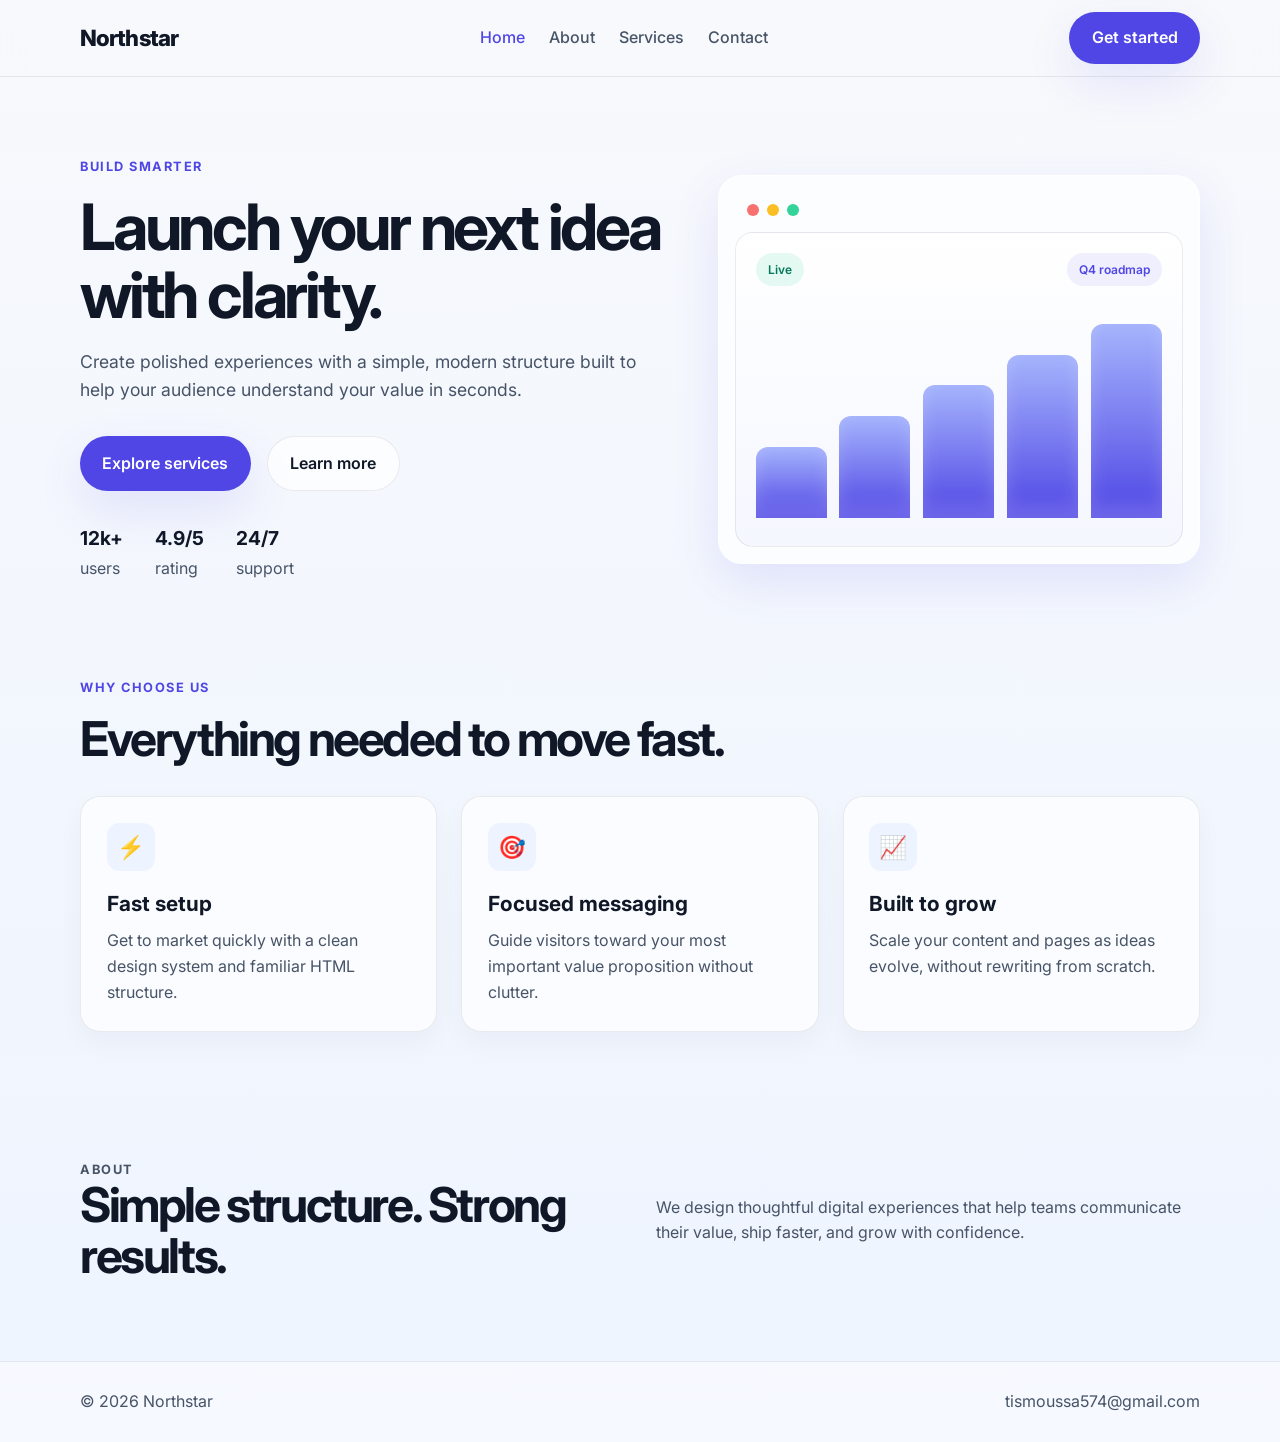
<file: index.html>
<!DOCTYPE html>
<html lang="en">
  <head>
    <meta charset="UTF-8" />
    <meta name="viewport" content="width=device-width, initial-scale=1.0" />
    <title>Northstar | Home</title>
    <meta
      name="description"
      content="Northstar helps teams launch polished digital experiences with clarity, speed, and strategy."
    />
    <link rel="preconnect" href="https://fonts.googleapis.com" />
    <link rel="preconnect" href="https://fonts.gstatic.com" crossorigin />
    <link
      href="https://fonts.googleapis.com/css2?family=Inter:wght@400;500;600;700;800&display=swap"
      rel="stylesheet"
    />
    <link rel="stylesheet" href="styles.css" />
  </head>
  <body>
    <header class="site-header">
      <div class="container nav">
        <div class="brand">Northstar</div>
        <nav class="main-nav" aria-label="Main navigation">
          <a href="index.html" class="active">Home</a>
          <a href="about.html">About</a>
          <a href="services.html">Services</a>
          <a href="contact.html">Contact</a>
        </nav>
        <a class="button button-primary" href="contact.html">Get started</a>
      </div>
    </header>

    <main>
      <section class="hero">
        <div class="container hero-grid">
          <div class="hero-copy">
            <p class="eyebrow">Build smarter</p>
            <h1>Launch your next idea with clarity.</h1>
            <p class="lead">
              Create polished experiences with a simple, modern structure built to help your
              audience understand your value in seconds.
            </p>
            <div class="hero-actions">
              <a class="button button-primary" href="services.html">Explore services</a>
              <a class="button button-secondary" href="about.html">Learn more</a>
            </div>
            <ul class="stats" aria-label="Business highlights">
              <li><strong>12k+</strong><span>users</span></li>
              <li><strong>4.9/5</strong><span>rating</span></li>
              <li><strong>24/7</strong><span>support</span></li>
            </ul>
          </div>

          <div class="hero-card" aria-label="Product preview">
            <div class="card-window">
              <span class="dot red"></span>
              <span class="dot yellow"></span>
              <span class="dot green"></span>
            </div>
            <div class="mockup">
              <div class="mockup-header">
                <span class="pill">Live</span>
                <span class="tag">Q4 roadmap</span>
              </div>
              <div class="chart-bars" aria-hidden="true">
                <span style="height: 35%"></span>
                <span style="height: 50%"></span>
                <span style="height: 65%"></span>
                <span style="height: 80%"></span>
                <span style="height: 95%"></span>
              </div>
            </div>
          </div>
        </div>
      </section>

      <section class="features">
        <div class="container">
          <div class="section-heading">
            <p class="eyebrow">Why choose us</p>
            <h2>Everything needed to move fast.</h2>
          </div>

          <div class="feature-grid">
            <article class="feature-item">
              <div class="icon">⚡</div>
              <h3>Fast setup</h3>
              <p>Get to market quickly with a clean design system and familiar HTML structure.</p>
            </article>
            <article class="feature-item">
              <div class="icon">🎯</div>
              <h3>Focused messaging</h3>
              <p>Guide visitors toward your most important value proposition without clutter.</p>
            </article>
            <article class="feature-item">
              <div class="icon">📈</div>
              <h3>Built to grow</h3>
              <p>Scale your content and pages as ideas evolve, without rewriting from scratch.</p>
            </article>
          </div>
        </div>
      </section>

      <section class="about">
        <div class="container about-grid">
          <div>
            <p class="eyebrow">About</p>
            <h2>Simple structure. Strong results.</h2>
          </div>
          <p>
            We design thoughtful digital experiences that help teams communicate their value,
            ship faster, and grow with confidence.
          </p>
        </div>
      </section>
    </main>

    <footer class="site-footer">
      <div class="container footer-row">
        <p>© 2026 Northstar</p>
        <a href="mailto:tismoussa574@gmail.com">tismoussa574@gmail.com</a>
      </div>
    </footer>
  </body>
</html>
</file>
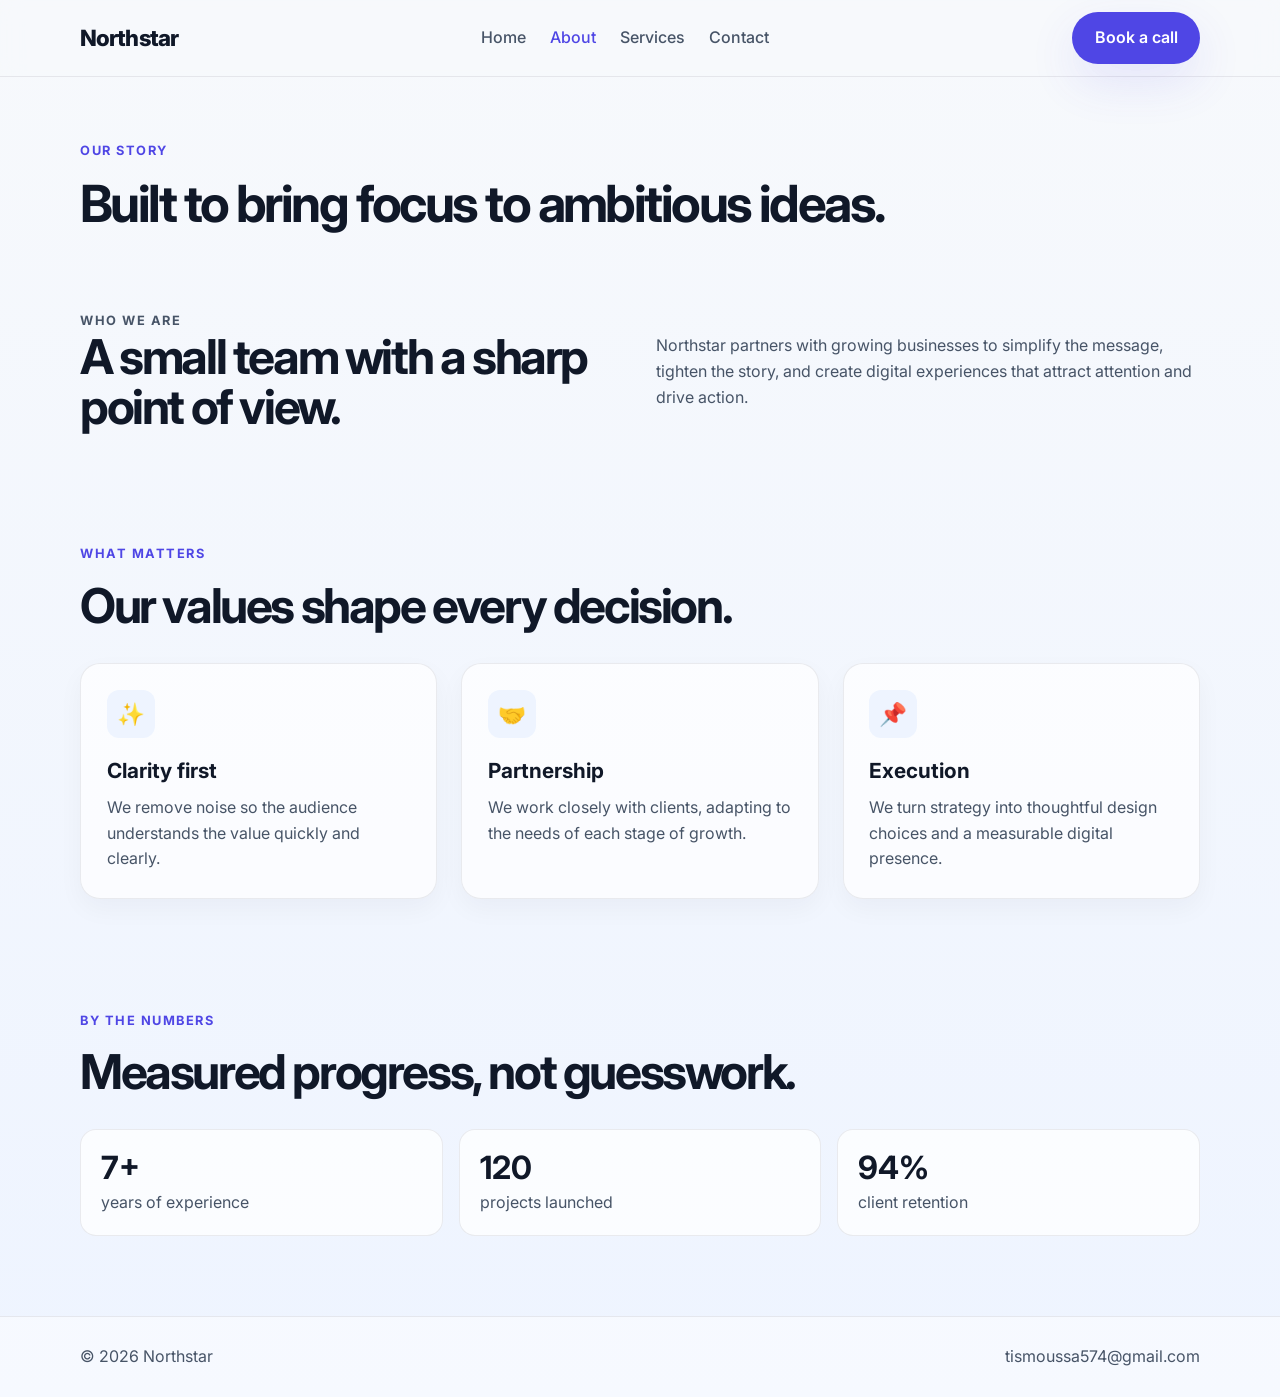
<file: about.html>
<!DOCTYPE html>
<html lang="en">
  <head>
    <meta charset="UTF-8" />
    <meta name="viewport" content="width=device-width, initial-scale=1.0" />
    <title>Northstar | About</title>
    <meta
      name="description"
      content="Learn about Northstar and the people, process, and values behind our work."
    />
    <link rel="preconnect" href="https://fonts.googleapis.com" />
    <link rel="preconnect" href="https://fonts.gstatic.com" crossorigin />
    <link
      href="https://fonts.googleapis.com/css2?family=Inter:wght@400;500;600;700;800&display=swap"
      rel="stylesheet"
    />
    <link rel="stylesheet" href="styles.css" />
  </head>
  <body>
    <header class="site-header">
      <div class="container nav">
        <div class="brand">Northstar</div>
        <nav class="main-nav" aria-label="Main navigation">
          <a href="index.html">Home</a>
          <a href="about.html" class="active">About</a>
          <a href="services.html">Services</a>
          <a href="contact.html">Contact</a>
        </nav>
        <a class="button button-primary" href="contact.html">Book a call</a>
      </div>
    </header>

    <main>
      <section class="page-heading">
        <div class="container">
          <p class="eyebrow">Our story</p>
          <h1>Built to bring focus to ambitious ideas.</h1>
        </div>
      </section>

      <section class="about">
        <div class="container about-grid">
          <div>
            <p class="eyebrow">Who we are</p>
            <h2>A small team with a sharp point of view.</h2>
          </div>
          <p>
            Northstar partners with growing businesses to simplify the message, tighten the story,
            and create digital experiences that attract attention and drive action.
          </p>
        </div>
      </section>

      <section class="services">
        <div class="container">
          <div class="section-heading">
            <p class="eyebrow">What matters</p>
            <h2>Our values shape every decision.</h2>
          </div>

          <div class="value-grid">
            <article class="value-card">
              <div class="icon">✨</div>
              <h3>Clarity first</h3>
              <p>We remove noise so the audience understands the value quickly and clearly.</p>
            </article>
            <article class="value-card">
              <div class="icon">🤝</div>
              <h3>Partnership</h3>
              <p>We work closely with clients, adapting to the needs of each stage of growth.</p>
            </article>
            <article class="value-card">
              <div class="icon">📌</div>
              <h3>Execution</h3>
              <p>We turn strategy into thoughtful design choices and a measurable digital presence.</p>
            </article>
          </div>
        </div>
      </section>

      <section class="services">
        <div class="container">
          <div class="section-heading">
            <p class="eyebrow">By the numbers</p>
            <h2>Measured progress, not guesswork.</h2>
          </div>

          <div class="metrics">
            <div class="metric">
              <strong>7+</strong>
              <span>years of experience</span>
            </div>
            <div class="metric">
              <strong>120</strong>
              <span>projects launched</span>
            </div>
            <div class="metric">
              <strong>94%</strong>
              <span>client retention</span>
            </div>
          </div>
        </div>
      </section>
    </main>

    <footer class="site-footer">
      <div class="container footer-row">
        <p>© 2026 Northstar</p>
        <a href="mailto:tismoussa574@gmail.com">tismoussa574@gmail.com</a>
      </div>
    </footer>
  </body>
</html>
</file>
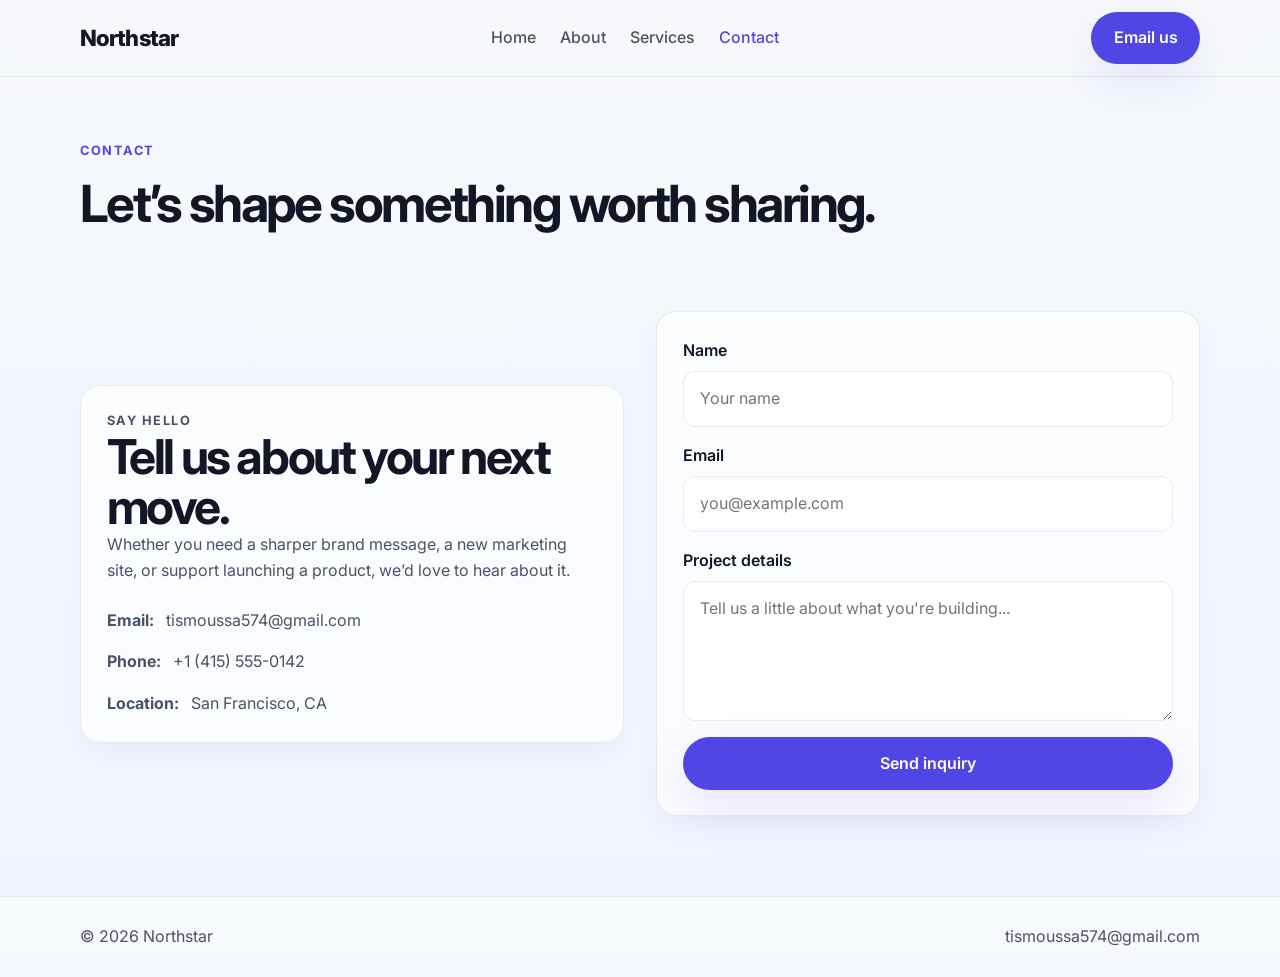
<file: contact.html>
<!DOCTYPE html>
<html lang="en">
  <head>
    <meta charset="UTF-8" />
    <meta name="viewport" content="width=device-width, initial-scale=1.0" />
    <title>Northstar | Contact</title>
    <meta
      name="description"
      content="Contact Northstar to discuss your next product, brand, or launch initiative."
    />
    <link rel="preconnect" href="https://fonts.googleapis.com" />
    <link rel="preconnect" href="https://fonts.gstatic.com" crossorigin />
    <link
      href="https://fonts.googleapis.com/css2?family=Inter:wght@400;500;600;700;800&display=swap"
      rel="stylesheet"
    />
    <link rel="stylesheet" href="styles.css" />
  </head>
  <body>
    <header class="site-header">
      <div class="container nav">
        <div class="brand">Northstar</div>
        <nav class="main-nav" aria-label="Main navigation">
          <a href="index.html">Home</a>
          <a href="about.html">About</a>
          <a href="services.html">Services</a>
          <a href="contact.html" class="active">Contact</a>
        </nav>
        <a class="button button-primary" href="mailto:tismoussa574@gmail.com">Email us</a>
      </div>
    </header>

    <main>
      <section class="page-heading">
        <div class="container">
          <p class="eyebrow">Contact</p>
          <h1>Let’s shape something worth sharing.</h1>
        </div>
      </section>

      <section class="contact-section">
        <div class="container contact-grid">
          <div class="contact-panel">
            <p class="eyebrow">Say hello</p>
            <h2>Tell us about your next move.</h2>
            <p>
              Whether you need a sharper brand message, a new marketing site, or support launching a product,
              we’d love to hear about it.
            </p>

            <ul class="contact-list">
              <li><strong>Email:</strong> <span>tismoussa574@gmail.com</span></li>
              <li><strong>Phone:</strong> <span>+1 (415) 555-0142</span></li>
              <li><strong>Location:</strong> <span>San Francisco, CA</span></li>
            </ul>
          </div>

          <div class="contact-card">
            <form>
              <div class="field">
                <label for="name">Name</label>
                <input id="name" type="text" placeholder="Your name" />
              </div>
              <div class="field">
                <label for="email">Email</label>
                <input id="email" type="email" placeholder="you@example.com" />
              </div>
              <div class="field">
                <label for="message">Project details</label>
                <textarea id="message" placeholder="Tell us a little about what you're building..."></textarea>
              </div>
              <button class="button button-primary" type="submit">Send inquiry</button>
            </form>
          </div>
        </div>
      </section>
    </main>

    <footer class="site-footer">
      <div class="container footer-row">
        <p>© 2026 Northstar</p>
        <a href="mailto:tismoussa574@gmail.com">tismoussa574@gmail.com</a>
      </div>
    </footer>
  </body>
</html>
</file>
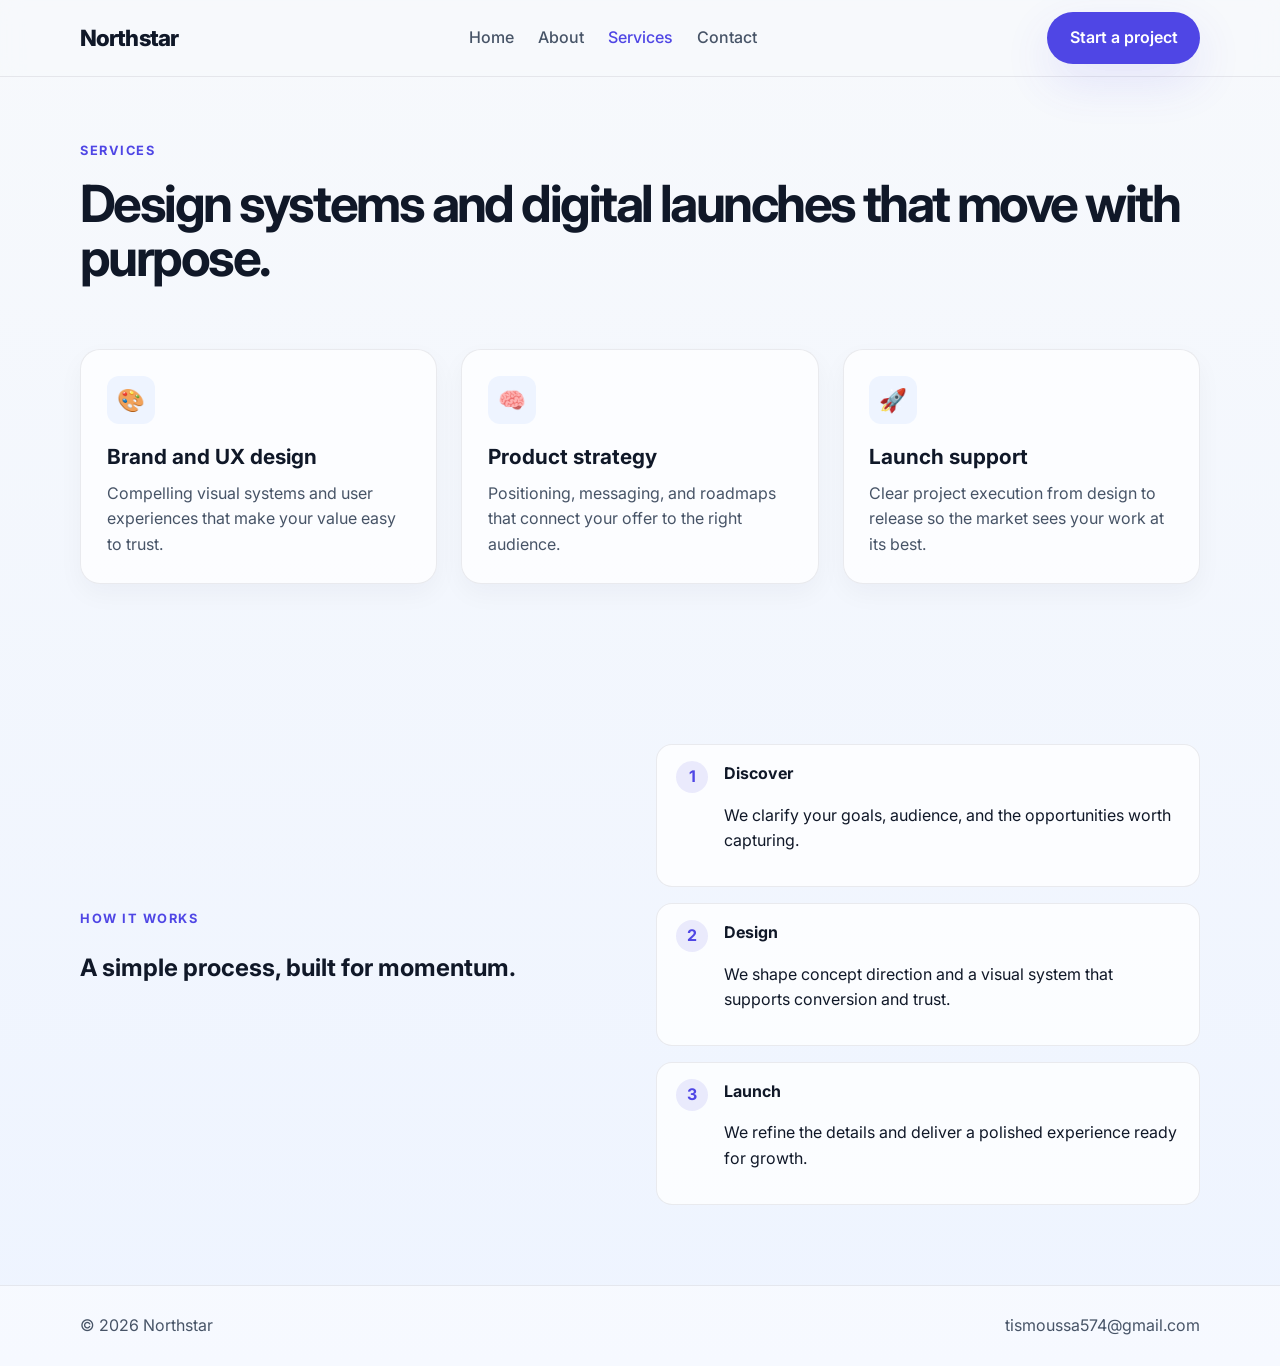
<file: services.html>
<!DOCTYPE html>
<html lang="en">
  <head>
    <meta charset="UTF-8" />
    <meta name="viewport" content="width=device-width, initial-scale=1.0" />
    <title>Northstar | Services</title>
    <meta
      name="description"
      content="Explore Northstar services including strategy, digital design, and product launch support."
    />
    <link rel="preconnect" href="https://fonts.googleapis.com" />
    <link rel="preconnect" href="https://fonts.gstatic.com" crossorigin />
    <link
      href="https://fonts.googleapis.com/css2?family=Inter:wght@400;500;600;700;800&display=swap"
      rel="stylesheet"
    />
    <link rel="stylesheet" href="styles.css" />
  </head>
  <body>
    <header class="site-header">
      <div class="container nav">
        <div class="brand">Northstar</div>
        <nav class="main-nav" aria-label="Main navigation">
          <a href="index.html">Home</a>
          <a href="about.html">About</a>
          <a href="services.html" class="active">Services</a>
          <a href="contact.html">Contact</a>
        </nav>
        <a class="button button-primary" href="contact.html">Start a project</a>
      </div>
    </header>

    <main>
      <section class="page-heading">
        <div class="container">
          <p class="eyebrow">Services</p>
          <h1>Design systems and digital launches that move with purpose.</h1>
        </div>
      </section>

      <section class="services">
        <div class="container">
          <div class="service-grid">
            <article class="service-card">
              <div class="icon">🎨</div>
              <h3>Brand and UX design</h3>
              <p>Compelling visual systems and user experiences that make your value easy to trust.</p>
            </article>
            <article class="service-card">
              <div class="icon">🧠</div>
              <h3>Product strategy</h3>
              <p>Positioning, messaging, and roadmaps that connect your offer to the right audience.</p>
            </article>
            <article class="service-card">
              <div class="icon">🚀</div>
              <h3>Launch support</h3>
              <p>Clear project execution from design to release so the market sees your work at its best.</p>
            </article>
          </div>
        </div>
      </section>

      <section class="services">
        <div class="container about-grid">
          <div>
            <p class="eyebrow">How it works</p>
            <h2>A simple process, built for momentum.</h2>
          </div>
          <ol class="process-list">
            <li>
              <span class="process-num">1</span>
              <div>
                <strong>Discover</strong>
                <p>We clarify your goals, audience, and the opportunities worth capturing.</p>
              </div>
            </li>
            <li>
              <span class="process-num">2</span>
              <div>
                <strong>Design</strong>
                <p>We shape concept direction and a visual system that supports conversion and trust.</p>
              </div>
            </li>
            <li>
              <span class="process-num">3</span>
              <div>
                <strong>Launch</strong>
                <p>We refine the details and deliver a polished experience ready for growth.</p>
              </div>
            </li>
          </ol>
        </div>
      </section>
    </main>

    <footer class="site-footer">
      <div class="container footer-row">
        <p>© 2026 Northstar</p>
        <a href="mailto:tismoussa574@gmail.com">tismoussa574@gmail.com</a>
      </div>
    </footer>
  </body>
</html>
</file>
<file: styles.css>
:root {
  --bg: #f4f7fb;
  --surface: #ffffff;
  --surface-alt: #eef4ff;
  --text: #101828;
  --muted: #475467;
  --line: rgba(16, 24, 40, 0.08);
  --primary: #4f46e5;
  --primary-dark: #3730a3;
  --accent: #14b8a6;
  --shadow: 0 18px 48px rgba(79, 70, 229, 0.12);
}

@keyframes fadeUp {
  from {
    opacity: 0;
    transform: translateY(22px);
  }
  to {
    opacity: 1;
    transform: translateY(0);
  }
}

@keyframes floatCard {
  0%,
  100% {
    transform: translateY(0px);
  }
  50% {
    transform: translateY(-8px);
  }
}

* {
  box-sizing: border-box;
}

html {
  scroll-behavior: smooth;
}

body {
  margin: 0;
  font-family: "Inter", sans-serif;
  background: linear-gradient(180deg, #f7f9fc 0%, #eef4ff 100%);
  color: var(--text);
  line-height: 1.6;
}

a {
  color: inherit;
  text-decoration: none;
}

img {
  max-width: 100%;
  display: block;
}

.container {
  width: min(1120px, calc(100% - 2rem));
  margin: 0 auto;
}

.site-header {
  position: sticky;
  top: 0;
  z-index: 10;
  backdrop-filter: blur(10px);
  background: rgba(247, 249, 252, 0.8);
  border-bottom: 1px solid var(--line);
}

.nav {
  display: flex;
  align-items: center;
  justify-content: space-between;
  min-height: 76px;
  gap: 1rem;
}

.brand {
  font-size: 1.4rem;
  font-weight: 800;
  letter-spacing: -0.04em;
}

.main-nav {
  display: flex;
  align-items: center;
  gap: 1.5rem;
  color: var(--muted);
  font-weight: 500;
}

.main-nav a {
  transition: color 0.2s ease;
}

.main-nav a:hover,
.main-nav a.active {
  color: var(--primary);
}

.button {
  display: inline-flex;
  align-items: center;
  justify-content: center;
  padding: 0.85rem 1.4rem;
  border-radius: 999px;
  font-weight: 600;
  transition: transform 0.2s ease, box-shadow 0.2s ease, background 0.2s ease;
  animation: fadeUp 0.8s ease both;
}

.button:hover {
  transform: translateY(-3px) scale(1.01);
  box-shadow: 0 12px 24px rgba(79, 70, 229, 0.18);
}

.button-primary {
  background: var(--primary);
  color: white;
  box-shadow: var(--shadow);
}

.button-primary:hover {
  background: var(--primary-dark);
}

.button-secondary {
  border: 1px solid var(--line);
  background: rgba(255, 255, 255, 0.7);
}

.hero {
  padding: 5rem 0 4rem;
}

.hero-grid {
  display: grid;
  grid-template-columns: 1.1fr 0.9fr;
  align-items: center;
  gap: 3rem;
}

.hero-copy h1,
.section-heading h2,
.page-heading h1,
.about h2,
.contact-panel h2 {
  margin: 0;
  letter-spacing: -0.05em;
  line-height: 1.05;
  animation: fadeUp 0.7s ease both;
}

.hero-copy h1 {
  font-size: clamp(2.8rem, 5vw, 5rem);
  max-width: 620px;
}

.page-heading {
  padding: 4rem 0 2rem;
}

.page-heading h1 {
  font-size: clamp(2.4rem, 4vw, 4rem);
}

.eyebrow {
  margin: 0 0 1rem;
  font-size: 0.8rem;
  font-weight: 700;
  text-transform: uppercase;
  letter-spacing: 0.12em;
  color: var(--primary);
}

.lead {
  max-width: 560px;
  margin: 1.25rem 0 0;
  font-size: 1.1rem;
  color: var(--muted);
}

.hero-actions {
  display: flex;
  flex-wrap: wrap;
  gap: 1rem;
  margin-top: 2rem;
}

.stats {
  list-style: none;
  margin: 2rem 0 0;
  padding: 0;
  display: flex;
  flex-wrap: wrap;
  gap: 2rem;
}

.stats li {
  display: flex;
  flex-direction: column;
  gap: 0.15rem;
}

.stats strong {
  font-size: 1.2rem;
}

.stats span {
  color: var(--muted);
}

.hero-card {
  position: relative;
  background: rgba(255, 255, 255, 0.7);
  border: 1px solid rgba(255, 255, 255, 0.7);
  border-radius: 24px;
  box-shadow: var(--shadow);
  padding: 1rem;
  animation: fadeUp 0.9s ease both, floatCard 5s ease-in-out infinite;
}

.card-window {
  display: flex;
  gap: 0.5rem;
  padding: 0.75rem 0.75rem 1rem;
}

.dot {
  width: 0.75rem;
  height: 0.75rem;
  border-radius: 50%;
  display: inline-block;
}

.dot.red { background: #f87171; }
.dot.yellow { background: #fbbf24; }
.dot.green { background: #34d399; }

.mockup {
  background: linear-gradient(180deg, #ffffff 0%, #f5f7ff 100%);
  border: 1px solid var(--line);
  border-radius: 18px;
  padding: 1.25rem;
}

.mockup-header {
  display: flex;
  align-items: center;
  justify-content: space-between;
  margin-bottom: 1.25rem;
}

.pill,
.tag {
  display: inline-flex;
  align-items: center;
  padding: 0.45rem 0.75rem;
  border-radius: 999px;
  font-size: 0.75rem;
  font-weight: 600;
}

.pill {
  background: rgba(52, 211, 153, 0.12);
  color: #047857;
}

.tag {
  background: rgba(79, 70, 229, 0.08);
  color: var(--primary);
}

.chart-bars {
  height: 220px;
  display: flex;
  align-items: end;
  gap: 0.8rem;
  padding: 0.5rem 0;
}

.chart-bars span {
  flex: 1;
  background: linear-gradient(180deg, #a5b4fc 0%, #4f46e5 100%);
  border-radius: 0.75rem 0.75rem 0 0;
  box-shadow: inset 0 -12px 18px rgba(255, 255, 255, 0.18);
}

.features,
.about,
.services,
.contact-section {
  padding: 2rem 0 5rem;
}

.section-heading {
  margin-bottom: 2rem;
}

.section-heading h2,
.about h2,
.contact-panel h2 {
  font-size: clamp(2rem, 4vw, 3rem);
}

.feature-grid,
.service-grid,
.value-grid,
.contact-grid {
  display: grid;
  grid-template-columns: repeat(3, minmax(0, 1fr));
  gap: 1.5rem;
}

.feature-item,
.service-card,
.value-card,
.contact-card,
.contact-panel,
.info-card {
  background: rgba(255, 255, 255, 0.7);
  border: 1px solid var(--line);
  border-radius: 20px;
  padding: 1.6rem;
  box-shadow: 0 10px 26px rgba(16, 24, 40, 0.04);
  animation: fadeUp 0.8s ease both;
  transition: transform 0.25s ease, box-shadow 0.25s ease;
}

.feature-item:hover,
.service-card:hover,
.value-card:hover,
.contact-card:hover,
.contact-panel:hover,
.info-card:hover {
  transform: translateY(-6px);
  box-shadow: 0 18px 32px rgba(16, 24, 40, 0.08);
}

.icon {
  width: 3rem;
  height: 3rem;
  display: grid;
  place-items: center;
  border-radius: 12px;
  background: var(--surface-alt);
  font-size: 1.4rem;
  margin-bottom: 1rem;
}

.feature-item h3,
.service-card h3,
.value-card h3,
.info-card h3 {
  margin: 0 0 0.5rem;
  font-size: 1.3rem;
}

.feature-item p,
.about p,
.service-card p,
.value-card p,
.info-card p,
.contact-card p,
.contact-panel p,
.contact-list li {
  margin: 0;
  color: var(--muted);
}

.about-grid,
.contact-grid {
  display: grid;
  grid-template-columns: 1fr 1fr;
  gap: 2rem;
  align-items: center;
  padding-top: 1rem;
}

.metrics {
  display: grid;
  grid-template-columns: repeat(3, minmax(0, 1fr));
  gap: 1rem;
  margin-top: 2rem;
}

.metric {
  background: rgba(255, 255, 255, 0.75);
  border: 1px solid var(--line);
  border-radius: 16px;
  padding: 1.25rem;
}

.metric strong {
  display: block;
  font-size: 2rem;
  line-height: 1.1;
  margin-bottom: 0.25rem;
}

.metric span {
  color: var(--muted);
}

.process-list {
  list-style: none;
  padding: 0;
  margin: 2rem 0 0;
  display: grid;
  gap: 1rem;
}

.process-list li {
  display: flex;
  gap: 1rem;
  align-items: flex-start;
  background: rgba(255, 255, 255, 0.75);
  border: 1px solid var(--line);
  border-radius: 16px;
  padding: 1rem 1.2rem;
}

.process-num {
  display: inline-grid;
  place-items: center;
  width: 2rem;
  height: 2rem;
  border-radius: 50%;
  background: rgba(79, 70, 229, 0.1);
  color: var(--primary);
  font-weight: 700;
  flex-shrink: 0;
}

.contact-list {
  list-style: none;
  margin: 1.5rem 0 0;
  padding: 0;
  display: grid;
  gap: 1rem;
}

.contact-list li {
  display: flex;
  gap: 0.8rem;
  align-items: start;
}

.contact-links {
  display: flex;
  flex-wrap: wrap;
  gap: 1rem;
  margin-top: 2rem;
}

form {
  display: grid;
  gap: 1rem;
}

.field {
  display: grid;
  gap: 0.45rem;
}

label {
  font-weight: 600;
}

button {
  font: inherit;
  border: none;
  cursor: pointer;
}

input,
textarea {
  width: 100%;
  border: 1px solid var(--line);
  border-radius: 12px;
  padding: 0.9rem 1rem;
  font: inherit;
  background: rgba(255, 255, 255, 0.9);
}

input:focus,
textarea:focus {
  outline: 2px solid rgba(79, 70, 229, 0.2);
  border-color: var(--primary);
}

textarea {
  min-height: 140px;
  resize: vertical;
}

.site-footer {
  border-top: 1px solid var(--line);
  background: rgba(255, 255, 255, 0.5);
}

.footer-row {
  display: flex;
  align-items: center;
  justify-content: space-between;
  min-height: 80px;
  gap: 1rem;
  color: var(--muted);
}

@media (max-width: 768px) {
  .nav {
    flex-wrap: wrap;
    justify-content: center;
    padding: 1rem 0;
  }

  .main-nav {
    order: 3;
    width: 100%;
    justify-content: center;
    flex-wrap: wrap;
  }

  .hero-grid,
  .feature-grid,
  .service-grid,
  .value-grid,
  .contact-grid,
  .about-grid,
  .metrics {
    grid-template-columns: 1fr;
  }

  .hero {
    padding-top: 3rem;
  }

  .hero-copy h1 {
    max-width: none;
  }

  .footer-row {
    flex-direction: column;
    justify-content: center;
    padding: 1rem 0;
  }
}
</file>
